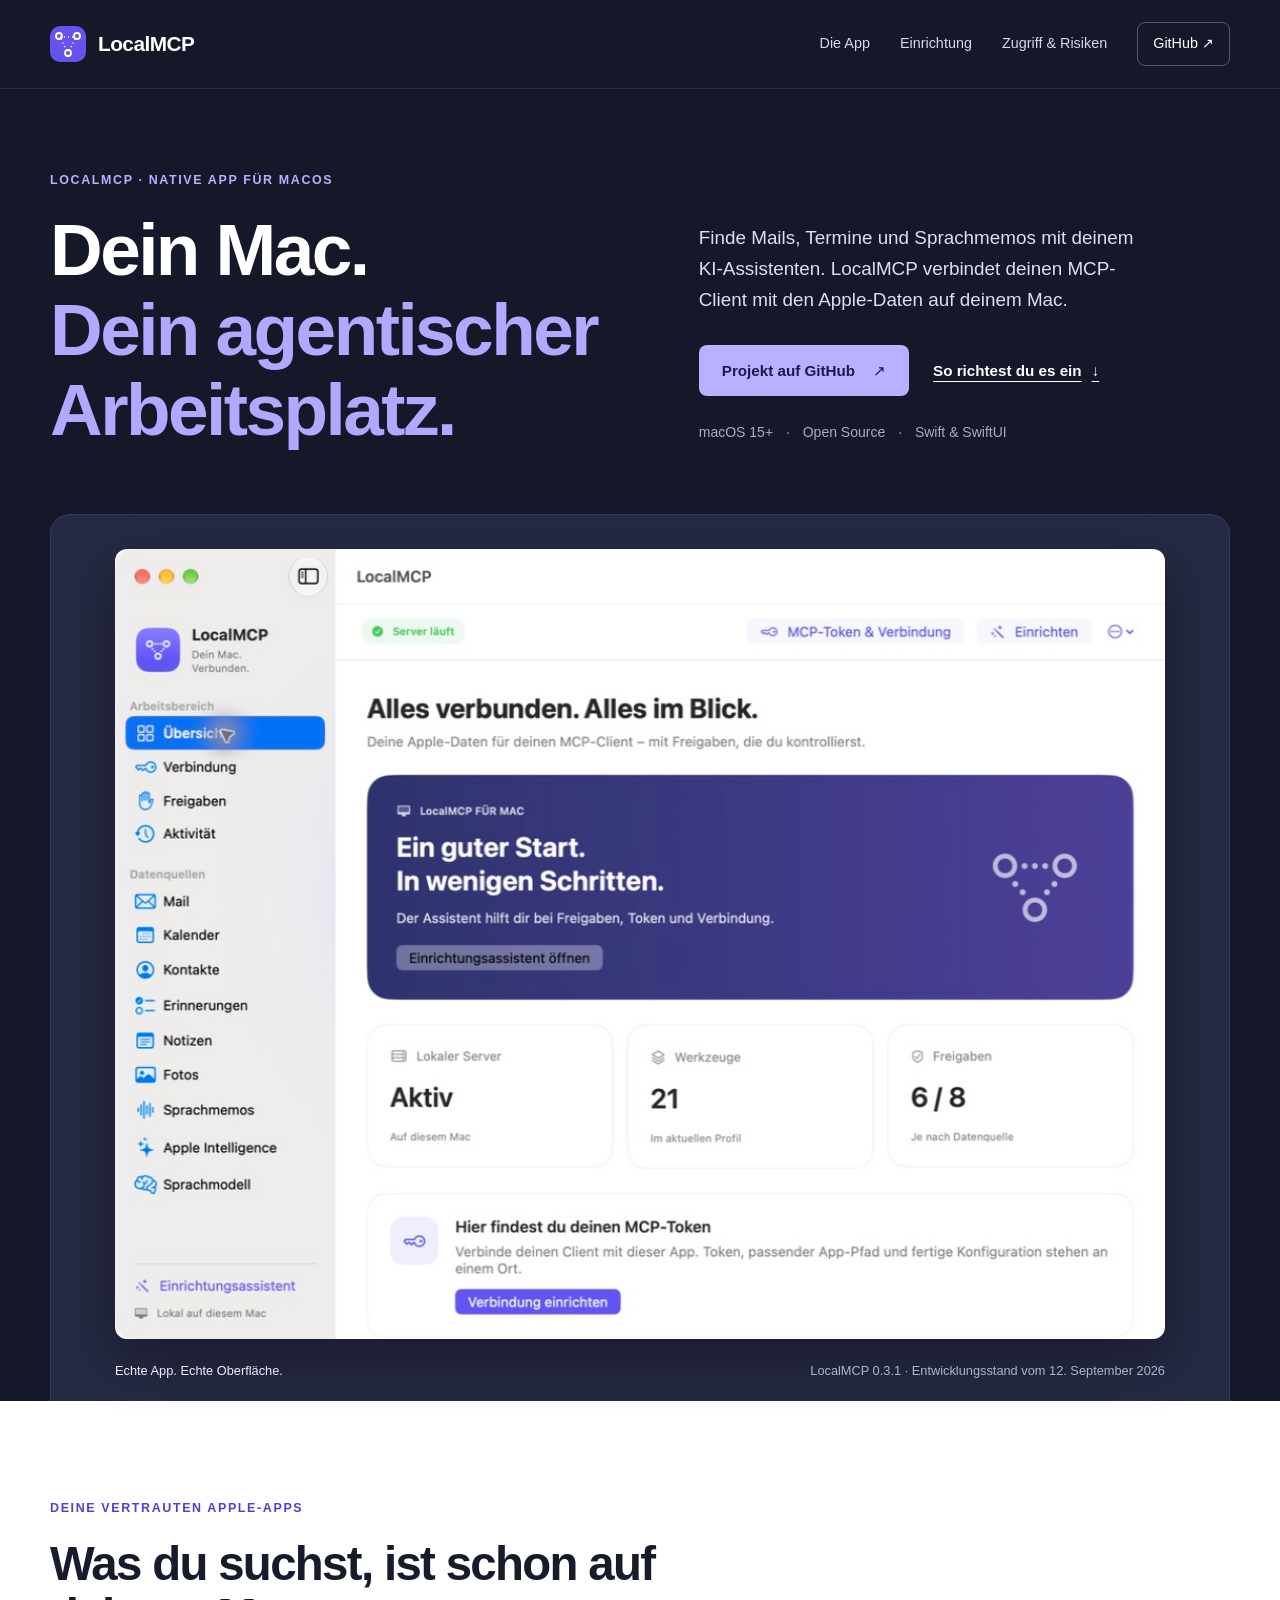
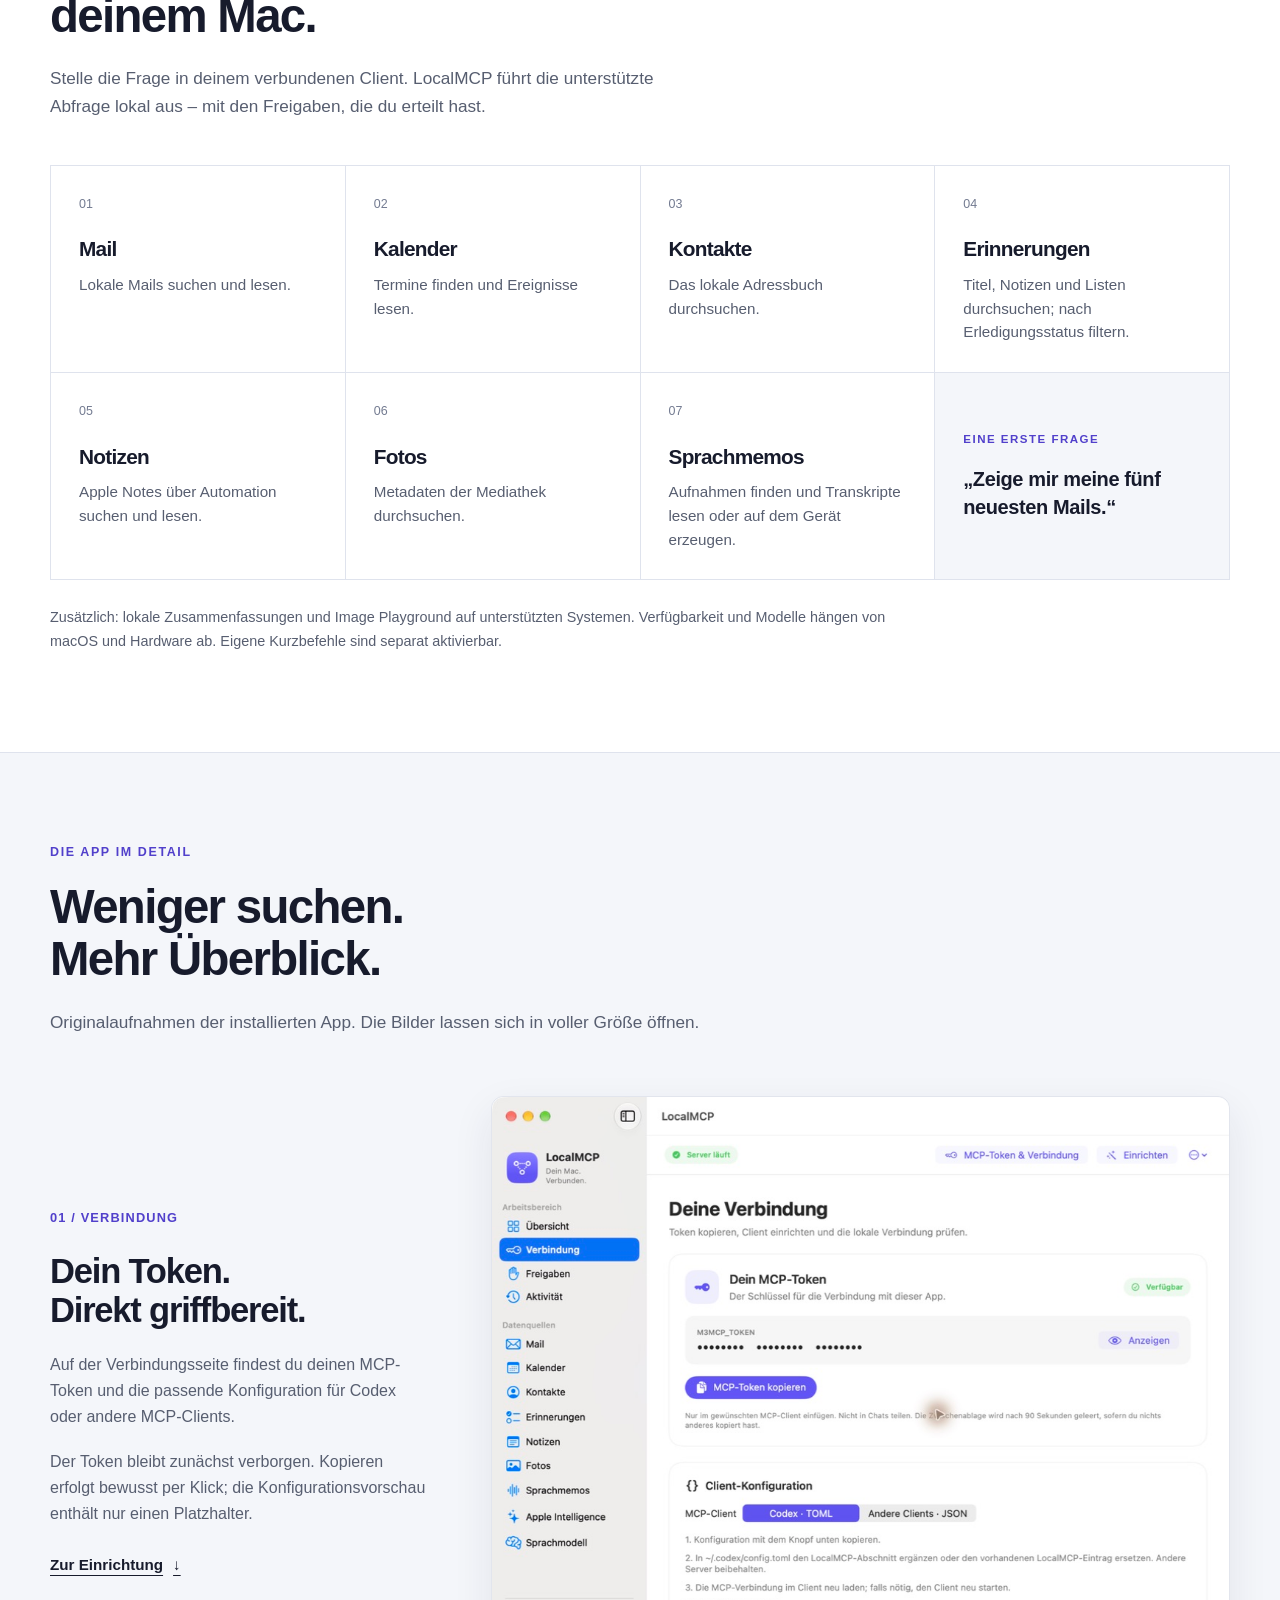
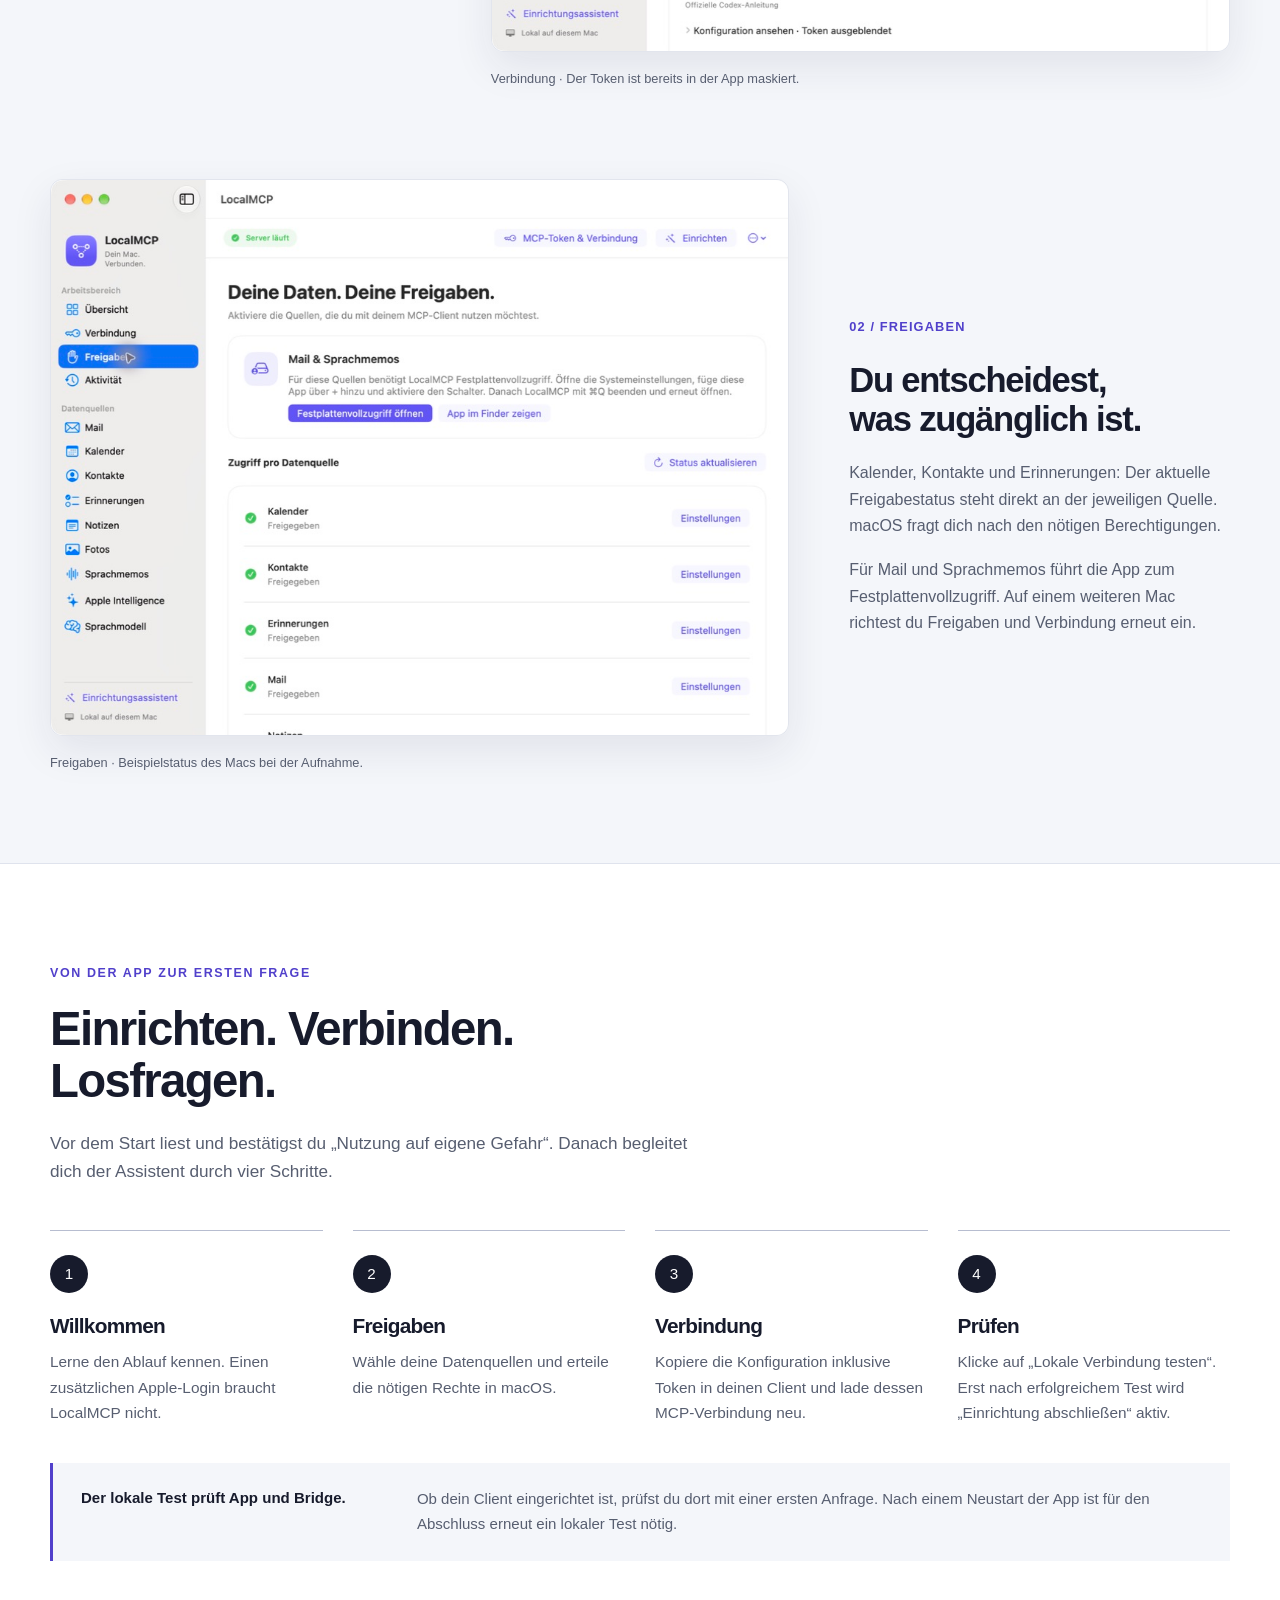
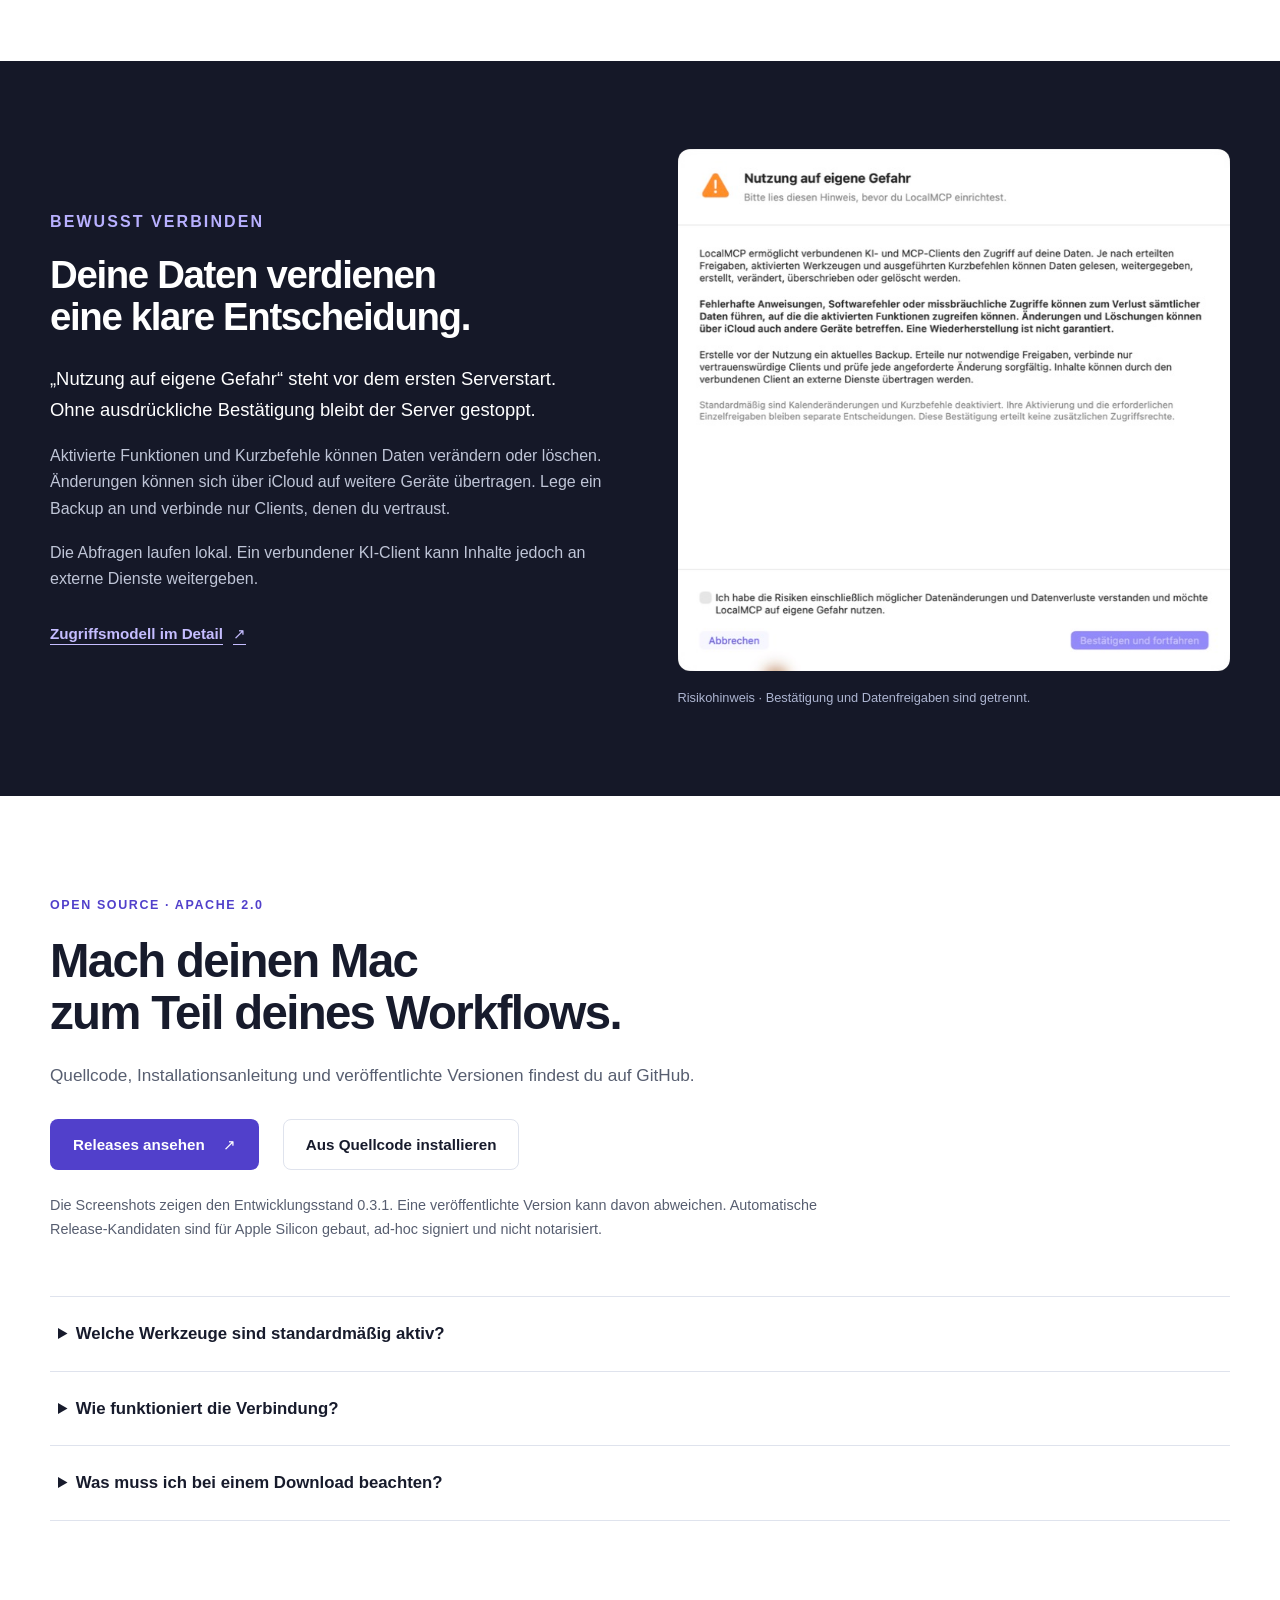
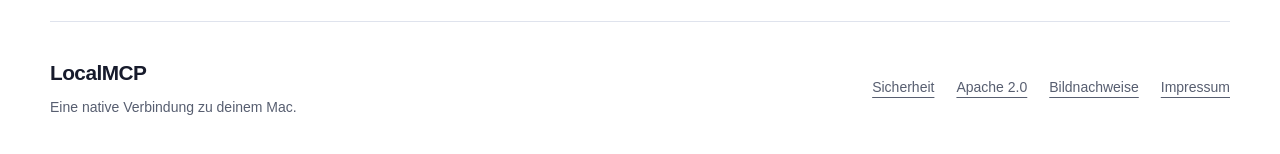
<file: index.html>
<!doctype html>
<html lang="de">
<head>
  <meta charset="utf-8">
  <meta name="viewport" content="width=device-width, initial-scale=1">
  <meta name="theme-color" content="#151828">
  <title>LocalMCP · Dein Mac. Dein agentischer Arbeitsplatz.</title>
  <meta name="description" content="LocalMCP verbindet deinen KI-Assistenten mit Apple-Daten auf deinem Mac. Native macOS-App, geführte Einrichtung und bewusste Freigaben. Mit echten Screenshots der App.">
  <link rel="stylesheet" href="assets/landing.css">
</head>
<body>
  <a class="skip-link" href="#inhalt">Zum Inhalt</a>
  <header class="site-header">
    <div class="wrap nav">
      <a class="brand" href="#" aria-label="LocalMCP Startseite">
        <svg class="brand-mark" width="36" height="36" viewBox="0 0 36 36" fill="none" aria-hidden="true"><rect width="36" height="36" rx="10" fill="#6553ED"/><path d="M10 11h16M11 13l6 12m8-12-6 12" stroke="white" stroke-width="1.5" stroke-dasharray="1 3"/><circle cx="9" cy="10" r="3" stroke="white" stroke-width="1.8"/><circle cx="27" cy="10" r="3" stroke="white" stroke-width="1.8"/><circle cx="18" cy="27" r="3" stroke="white" stroke-width="1.8"/></svg>
        <span>LocalMCP</span>
      </a>
      <nav aria-label="Hauptnavigation">
        <a href="#app">Die App</a><a href="#einrichten">Einrichtung</a><a href="#zugriff">Zugriff &amp; Risiken</a>
        <a class="nav-github" href="https://github.com/GodModeAI2025/AppleMCP">GitHub <span aria-hidden="true">↗</span></a>
      </nav>
    </div>
  </header>

  <main id="inhalt">
    <section class="hero">
      <div class="wrap">
        <div class="hero-intro">
          <div>
            <p class="eyebrow">LocalMCP · Native App für macOS</p>
            <h1>Dein Mac.<br><span>Dein agentischer Arbeitsplatz.</span></h1>
          </div>
          <div class="hero-copy">
            <p>Finde Mails, Termine und Sprachmemos mit deinem KI-Assistenten. LocalMCP verbindet deinen MCP-Client mit den Apple-Daten auf deinem Mac.</p>
            <div class="actions"><a class="button primary" href="https://github.com/GodModeAI2025/AppleMCP">Projekt auf GitHub <span aria-hidden="true">↗</span></a><a class="text-link" href="#einrichten">So richtest du es ein <span aria-hidden="true">↓</span></a></div>
            <p class="hero-meta">macOS 15+ <span>·</span> Open Source <span>·</span> Swift &amp; SwiftUI</p>
          </div>
        </div>
        <figure class="hero-figure">
          <a class="screenshot-link" href="assets/screenshots/overview.jpg" target="_blank" rel="noopener" aria-label="Original-Screenshot der LocalMCP-Übersicht in voller Größe öffnen">
            <img src="assets/screenshots/overview.jpg" width="1000" height="752" alt="LocalMCP-Übersicht mit laufendem Server, 21 Werkzeugen, sechs erteilten Freigaben und dem direkten Zugang zum MCP-Token." fetchpriority="high">
          </a>
          <figcaption><span>Echte App. Echte Oberfläche.</span><span>LocalMCP 0.3.1 · Entwicklungsstand vom 12. September 2026</span></figcaption>
        </figure>
      </div>
    </section>

    <section class="sources wrap" aria-labelledby="quellen-titel">
      <div class="section-heading"><p class="eyebrow">Deine vertrauten Apple-Apps</p><h2 id="quellen-titel">Was du suchst, ist schon auf deinem Mac.</h2><p>Stelle die Frage in deinem verbundenen Client. LocalMCP führt die unterstützte Abfrage lokal aus – mit den Freigaben, die du erteilt hast.</p></div>
      <div class="source-grid">
        <article><span class="source-number">01</span><h3>Mail</h3><p>Lokale Mails suchen und lesen.</p></article>
        <article><span class="source-number">02</span><h3>Kalender</h3><p>Termine finden und Ereignisse lesen.</p></article>
        <article><span class="source-number">03</span><h3>Kontakte</h3><p>Das lokale Adressbuch durchsuchen.</p></article>
        <article><span class="source-number">04</span><h3>Erinnerungen</h3><p>Titel, Notizen und Listen durchsuchen; nach Erledigungsstatus filtern.</p></article>
        <article><span class="source-number">05</span><h3>Notizen</h3><p>Apple Notes über Automation suchen und lesen.</p></article>
        <article><span class="source-number">06</span><h3>Fotos</h3><p>Metadaten der Mediathek durchsuchen.</p></article>
        <article><span class="source-number">07</span><h3>Sprachmemos</h3><p>Aufnahmen finden und Transkripte lesen oder auf dem Gerät erzeugen.</p></article>
        <article class="source-example"><p class="eyebrow">Eine erste Frage</p><blockquote>„Zeige mir meine fünf neuesten Mails.“</blockquote></article>
      </div>
      <p class="source-note">Zusätzlich: lokale Zusammenfassungen und Image Playground auf unterstützten Systemen. Verfügbarkeit und Modelle hängen von macOS und Hardware ab. Eigene Kurzbefehle sind separat aktivierbar.</p>
    </section>

    <section class="product-section" id="app">
      <div class="wrap">
        <div class="section-heading"><p class="eyebrow">Die App im Detail</p><h2>Weniger suchen.<br>Mehr Überblick.</h2><p>Originalaufnahmen der installierten App. Die Bilder lassen sich in voller Größe öffnen.</p></div>
        <div class="feature-row">
          <div class="feature-copy"><span class="feature-index">01 / Verbindung</span><h3>Dein Token.<br>Direkt griffbereit.</h3><p>Auf der Verbindungsseite findest du deinen MCP-Token und die passende Konfiguration für Codex oder andere MCP-Clients.</p><p>Der Token bleibt zunächst verborgen. Kopieren erfolgt bewusst per Klick; die Konfigurationsvorschau enthält nur einen Platzhalter.</p><a class="text-link" href="#einrichten">Zur Einrichtung <span aria-hidden="true">↓</span></a></div>
          <figure class="product-shot"><a class="screenshot-link" href="assets/screenshots/connection.jpg" target="_blank" rel="noopener" aria-label="Original-Screenshot der Verbindungsseite in voller Größe öffnen"><img src="assets/screenshots/connection.jpg" width="1000" height="752" alt="Verbindungsseite mit maskiertem Token, dem Knopf MCP-Token kopieren und Auswahl zwischen Codex-TOML und MCP-JSON." loading="lazy" decoding="async"></a><figcaption>Verbindung · Der Token ist bereits in der App maskiert.</figcaption></figure>
        </div>
        <div class="feature-row reverse">
          <div class="feature-copy"><span class="feature-index">02 / Freigaben</span><h3>Du entscheidest,<br>was zugänglich ist.</h3><p>Kalender, Kontakte und Erinnerungen: Der aktuelle Freigabestatus steht direkt an der jeweiligen Quelle. macOS fragt dich nach den nötigen Berechtigungen.</p><p>Für Mail und Sprachmemos führt die App zum Festplattenvollzugriff. Auf einem weiteren Mac richtest du Freigaben und Verbindung erneut ein.</p></div>
          <figure class="product-shot"><a class="screenshot-link" href="assets/screenshots/permissions.jpg" target="_blank" rel="noopener" aria-label="Original-Screenshot der Freigabenseite in voller Größe öffnen"><img src="assets/screenshots/permissions.jpg" width="1000" height="752" alt="Freigabenseite mit dem Hinweis zum Festplattenvollzugriff und bestätigten Freigaben für Kalender, Kontakte, Erinnerungen und Mail." loading="lazy" decoding="async"></a><figcaption>Freigaben · Beispielstatus des Macs bei der Aufnahme.</figcaption></figure>
        </div>
      </div>
    </section>

    <section class="setup wrap" id="einrichten">
      <div class="section-heading"><p class="eyebrow">Von der App zur ersten Frage</p><h2>Einrichten. Verbinden. Losfragen.</h2><p>Vor dem Start liest und bestätigst du „Nutzung auf eigene Gefahr“. Danach begleitet dich der Assistent durch vier Schritte.</p></div>
      <ol class="steps">
        <li><span class="step-number">1</span><h3>Willkommen</h3><p>Lerne den Ablauf kennen. Einen zusätzlichen Apple-Login braucht LocalMCP nicht.</p></li>
        <li><span class="step-number">2</span><h3>Freigaben</h3><p>Wähle deine Datenquellen und erteile die nötigen Rechte in macOS.</p></li>
        <li><span class="step-number">3</span><h3>Verbindung</h3><p>Kopiere die Konfiguration inklusive Token in deinen Client und lade dessen MCP-Verbindung neu.</p></li>
        <li><span class="step-number">4</span><h3>Prüfen</h3><p>Klicke auf „Lokale Verbindung testen“. Erst nach erfolgreichem Test wird „Einrichtung abschließen“ aktiv.</p></li>
      </ol>
      <div class="setup-note"><strong>Der lokale Test prüft App und Bridge.</strong><span>Ob dein Client eingerichtet ist, prüfst du dort mit einer ersten Anfrage. Nach einem Neustart der App ist für den Abschluss erneut ein lokaler Test nötig.</span></div>
    </section>

    <section class="risk-section" id="zugriff">
      <div class="wrap risk-layout">
        <div class="risk-copy"><p class="eyebrow">Bewusst verbinden</p><h2>Deine Daten verdienen<br>eine klare Entscheidung.</h2><p class="risk-lead">„Nutzung auf eigene Gefahr“ steht vor dem ersten Serverstart. Ohne ausdrückliche Bestätigung bleibt der Server gestoppt.</p><p>Aktivierte Funktionen und Kurzbefehle können Daten verändern oder löschen. Änderungen können sich über iCloud auf weitere Geräte übertragen. Lege ein Backup an und verbinde nur Clients, denen du vertraust.</p><p>Die Abfragen laufen lokal. Ein verbundener KI-Client kann Inhalte jedoch an externe Dienste weitergeben.</p><a class="text-link" href="https://github.com/GodModeAI2025/AppleMCP/blob/main/docs/SECURITY_MODEL.md">Zugriffsmodell im Detail <span aria-hidden="true">↗</span></a></div>
        <figure class="risk-shot"><a class="screenshot-link" href="assets/screenshots/risk-notice.jpg" target="_blank" rel="noopener" aria-label="Original-Screenshot des Risikodialogs in voller Größe öffnen"><img src="assets/screenshots/risk-notice.jpg" width="720" height="680" alt="Dialog Nutzung auf eigene Gefahr mit Hinweis auf mögliche Datenverluste, zunächst leerem Bestätigungskästchen und deaktiviertem Fortfahren-Knopf." loading="lazy" decoding="async"></a><figcaption>Risikohinweis · Bestätigung und Datenfreigaben sind getrennt.</figcaption></figure>
      </div>
    </section>

    <section class="download wrap" id="download">
      <div class="section-heading"><p class="eyebrow">Open Source · Apache 2.0</p><h2>Mach deinen Mac<br>zum Teil deines Workflows.</h2><p>Quellcode, Installationsanleitung und veröffentlichte Versionen findest du auf GitHub.</p></div>
      <div class="actions"><a class="button primary" href="https://github.com/GodModeAI2025/AppleMCP/releases">Releases ansehen <span aria-hidden="true">↗</span></a><a class="button secondary" href="https://github.com/GodModeAI2025/AppleMCP#quick-start">Aus Quellcode installieren</a></div>
      <p class="release-note">Die Screenshots zeigen den Entwicklungsstand 0.3.1. Eine veröffentlichte Version kann davon abweichen. Automatische Release-Kandidaten sind für Apple Silicon gebaut, ad-hoc signiert und nicht notarisiert.</p>
      <div class="technical-details">
        <details><summary>Welche Werkzeuge sind standardmäßig aktiv?</summary><div class="details-body"><h3>21 Standardwerkzeuge</h3><p>Lesen, begrenzte lokale Verarbeitung und lokale Erzeugung. Kalenderänderungen und eigene Kurzbefehle sind standardmäßig deaktiviert. Nach gesonderter Aktivierung brauchen sie für jeden Aufruf eine native Bestätigung.</p><p>Für fortgeschrittene Konfiguration gelten drei getrennte Startoptionen:</p><ul><li><code>M3MCP_ENABLE_CALENDAR_MUTATIONS</code> – Kalenderänderungen</li><li><code>M3MCP_ENABLE_PERMISSION_UI</code> – entfernte MCP-Freigabeaktionen</li><li><code>M3MCP_ENABLE_USER_SHORTCUTS</code> – eigene Kurzbefehle</li></ul><p>Native Freigabeknöpfe funktionieren auch ohne die entfernten Freigabewerkzeuge. Kurzbefehle können Netzwerkzugriffe und weitere Nebenwirkungen auslösen. Lokale Transkripte können in Application Support gespeichert bleiben.</p></div></details>
        <details><summary>Wie funktioniert die Verbindung?</summary><div class="details-body"><ol class="architecture"><li>Dein MCP-Client</li><li>Die mitgelieferte Bridge über stdio</li><li>Die native LocalMCP-App über einen lokalen Unix-Socket</li><li>Die freigegebene Apple-Datenquelle</li></ol><p>Der Token liegt im Anmeldeschlüsselbund. Die App prüft außerdem die mitgelieferte Bridge. Diese Prüfung identifiziert das Programm, nicht den aufrufenden Client. Behandle deshalb jeden verbundenen Client als vertrauenswürdig.</p><p>macOS 15 oder neuer ist erforderlich. Zum Bauen aus Quellcode wird das macOS-26-SDK benötigt. Apple-Intelligence-Funktionen haben zusätzliche System- und Hardwarevoraussetzungen.</p><pre><code>swift build
swift test
./script/build_and_run.sh</code></pre><p>Der Entwicklungsbuild erzeugt <code>.build/debug/M3MCPBridge</code>. Für die Verbindung mit der gebündelten App verwende die Bridge aus genau dieser Installation: <code>LocalMCP.app/Contents/MacOS/M3MCPBridge</code>. Die App erstellt die passende Client-Konfiguration.</p></div></details>
        <details><summary>Was muss ich bei einem Download beachten?</summary><div class="details-body"><p>Ein Release kann <code>LocalMCP.app.zip</code> und <code>LocalMCP.app.zip.sha256</code> bereitstellen. Enthalten sind die App, Bridge, Apache-2.0-Lizenz und Hinweise zu Drittkomponenten.</p><p>Automatische Kandidaten sind ad-hoc signiert und nicht notarisiert. Eine Prüfsumme bestätigt die Übereinstimmung mit dem veröffentlichten Paket, aber nicht allein die Identität des Herausgebers. GitHub-Herkunftsnachweise ersetzen keine Developer-ID-Signatur oder Notarisierung.</p><pre><code>shasum -a 256 -c LocalMCP.app.zip.sha256
# Optional: GitHub-Herkunftsnachweis prüfen, sofern vorhanden
gh attestation verify LocalMCP.app.zip \
  --repo GodModeAI2025/AppleMCP \
  --signer-workflow GodModeAI2025/AppleMCP/.github/workflows/release.yml</code></pre><p>Wenn Gatekeeper die App blockiert, prüfe zuerst ihre Herkunft. Nutze eine Freigabe in den Systemeinstellungen nur, wenn du dem Paket vertraust. Entferne keine Quarantänemarkierungen, um die Prüfung zu umgehen. Nach einem Update können Datenschutzfreigaben erneut nötig sein.</p></div></details>
      </div>
    </section>
  </main>
  <footer class="wrap footer"><div><a class="brand" href="#">LocalMCP</a><p>Eine native Verbindung zu deinem Mac.</p></div><nav aria-label="Weitere Informationen"><a href="https://github.com/GodModeAI2025/AppleMCP/blob/main/SECURITY.md">Sicherheit</a><a href="https://github.com/GodModeAI2025/AppleMCP/blob/main/LICENSE">Apache 2.0</a><a href="https://github.com/GodModeAI2025/AppleMCP/blob/main/docs/SCREENSHOTS.md">Bildnachweise</a><a href="https://godmodeai2025.github.io/MarkZimmermann/">Impressum</a></nav></footer>
</body>
</html>
</file>
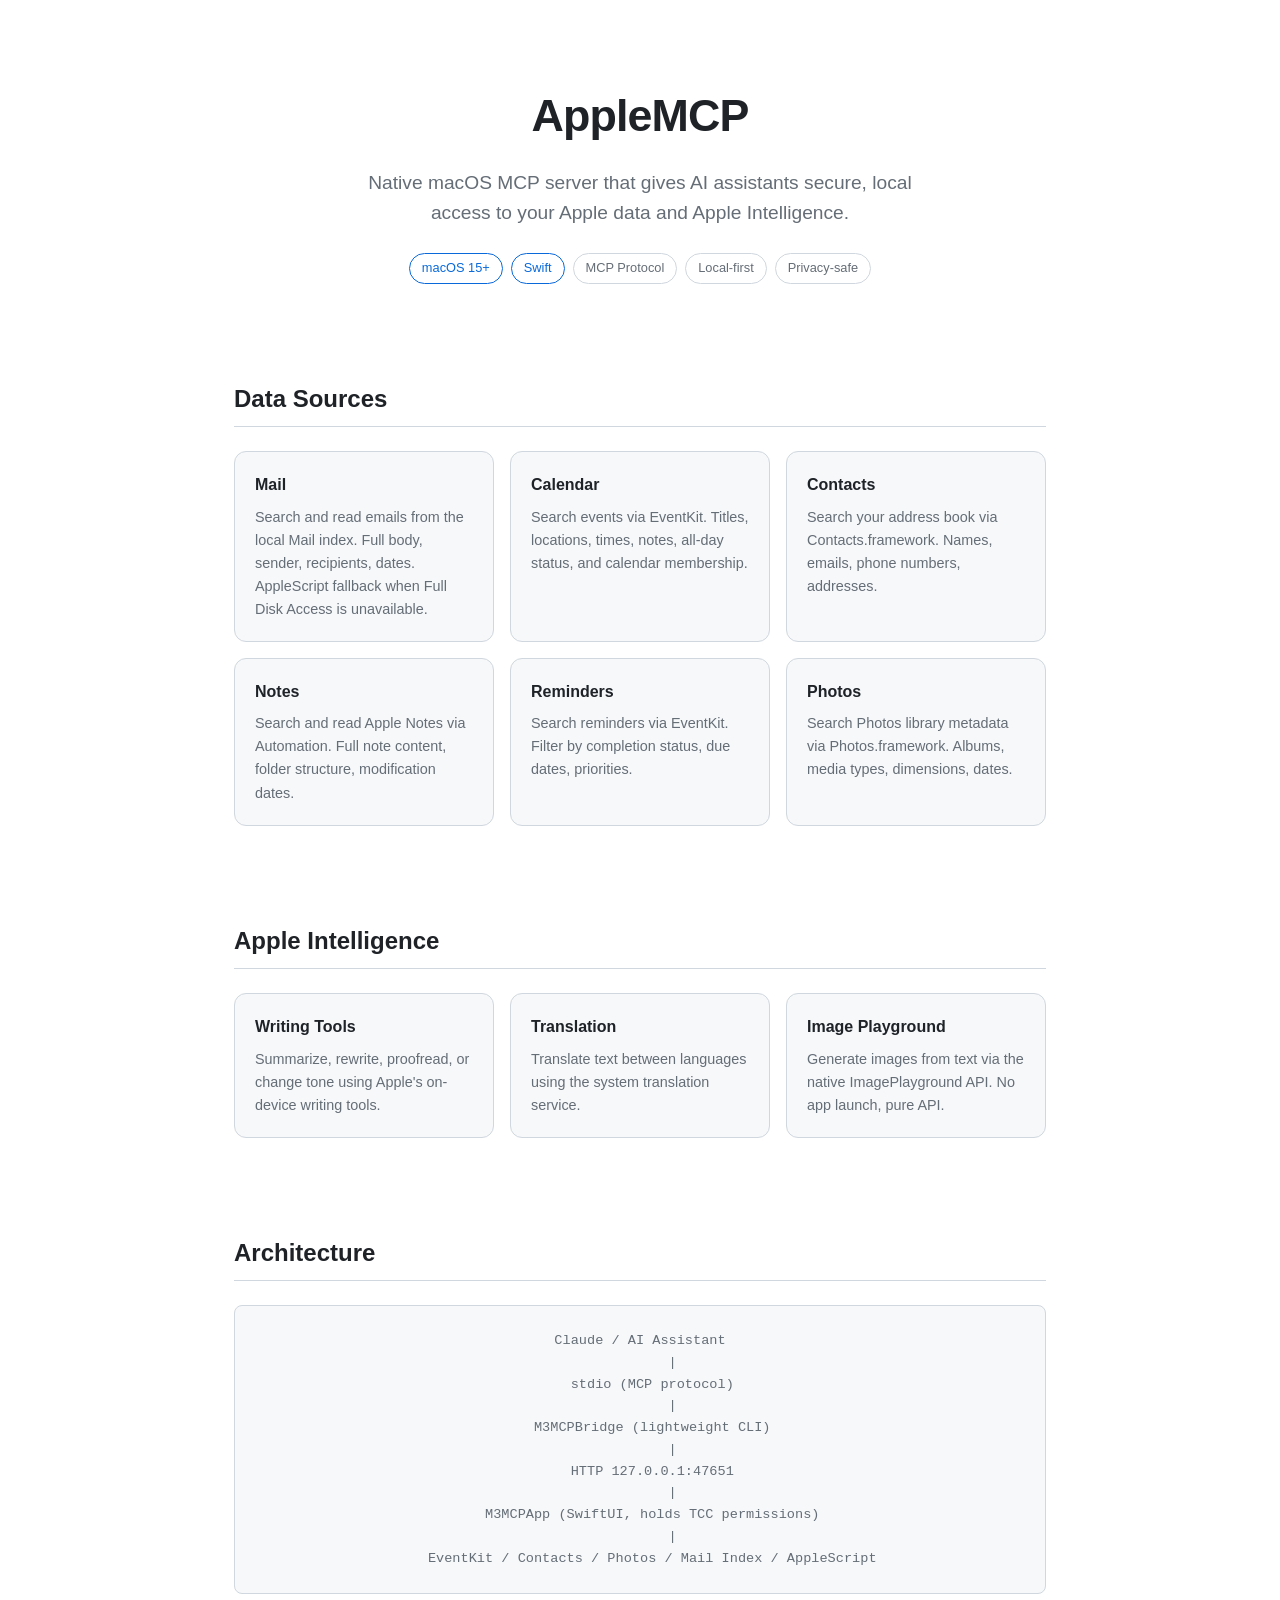
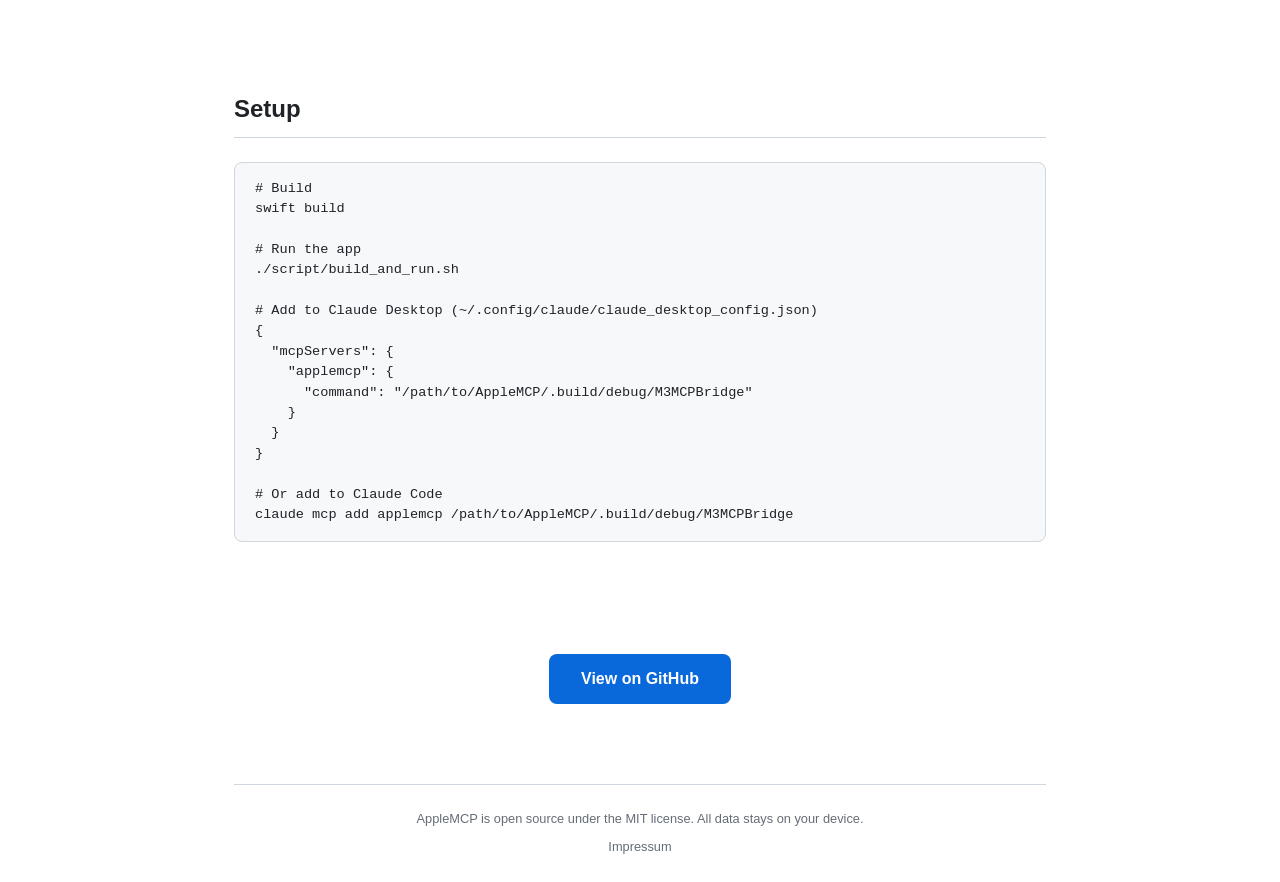
<file: docs/index.html>
<!DOCTYPE html>
<html lang="en">
<head>
    <meta charset="UTF-8">
    <meta name="viewport" content="width=device-width, initial-scale=1.0">
    <title>AppleMCP — Local Apple Data for AI Assistants</title>
    <meta name="description" content="Native macOS MCP server giving AI assistants secure, local access to Mail, Calendar, Contacts, Notes, Photos, Reminders, and Apple Intelligence.">
    <style>
        :root {
            --bg: #0d1117;
            --fg: #e6edf3;
            --muted: #8b949e;
            --accent: #58a6ff;
            --card: #161b22;
            --border: #30363d;
        }
        * { margin: 0; padding: 0; box-sizing: border-box; }
        body {
            font-family: -apple-system, BlinkMacSystemFont, 'SF Pro Text', 'Helvetica Neue', sans-serif;
            background: var(--bg);
            color: var(--fg);
            line-height: 1.6;
        }
        .container { max-width: 860px; margin: 0 auto; padding: 0 24px; }
        header {
            padding: 80px 0 48px;
            text-align: center;
        }
        header h1 {
            font-size: 2.8rem;
            font-weight: 700;
            letter-spacing: -0.02em;
            margin-bottom: 16px;
        }
        header p {
            font-size: 1.2rem;
            color: var(--muted);
            max-width: 600px;
            margin: 0 auto;
        }
        .badge-row {
            display: flex;
            gap: 8px;
            justify-content: center;
            margin-top: 24px;
            flex-wrap: wrap;
        }
        .badge {
            display: inline-block;
            padding: 4px 12px;
            border-radius: 20px;
            font-size: 0.8rem;
            font-weight: 500;
            border: 1px solid var(--border);
            color: var(--muted);
        }
        .badge.blue { border-color: var(--accent); color: var(--accent); }
        section { padding: 48px 0; }
        section h2 {
            font-size: 1.5rem;
            font-weight: 600;
            margin-bottom: 24px;
            padding-bottom: 8px;
            border-bottom: 1px solid var(--border);
        }
        .grid {
            display: grid;
            grid-template-columns: repeat(auto-fill, minmax(240px, 1fr));
            gap: 16px;
        }
        .card {
            background: var(--card);
            border: 1px solid var(--border);
            border-radius: 12px;
            padding: 20px;
        }
        .card h3 {
            font-size: 1rem;
            margin-bottom: 8px;
        }
        .card p {
            font-size: 0.9rem;
            color: var(--muted);
        }
        pre {
            background: var(--card);
            border: 1px solid var(--border);
            border-radius: 8px;
            padding: 16px 20px;
            overflow-x: auto;
            font-size: 0.85rem;
            line-height: 1.5;
            margin: 16px 0;
        }
        code { font-family: 'SF Mono', 'Menlo', monospace; }
        .arch {
            font-family: 'SF Mono', 'Menlo', monospace;
            font-size: 0.85rem;
            color: var(--muted);
            text-align: center;
            padding: 24px;
            background: var(--card);
            border: 1px solid var(--border);
            border-radius: 8px;
            white-space: pre;
            overflow-x: auto;
        }
        .cta {
            text-align: center;
            padding: 48px 0 80px;
        }
        .cta a {
            display: inline-block;
            padding: 12px 32px;
            background: var(--accent);
            color: var(--bg);
            text-decoration: none;
            border-radius: 8px;
            font-weight: 600;
            font-size: 1rem;
        }
        .cta a:hover { opacity: 0.9; }
        footer {
            text-align: center;
            padding: 24px 0;
            color: var(--muted);
            font-size: 0.8rem;
            border-top: 1px solid var(--border);
        }
        @media (prefers-color-scheme: light) {
            :root {
                --bg: #ffffff;
                --fg: #1f2328;
                --muted: #656d76;
                --accent: #0969da;
                --card: #f6f8fa;
                --border: #d0d7de;
            }
        }
    </style>
</head>
<body>
    <div class="container">
        <header>
            <h1>AppleMCP</h1>
            <p>Native macOS MCP server that gives AI assistants secure, local access to your Apple data and Apple Intelligence.</p>
            <div class="badge-row">
                <span class="badge blue">macOS 15+</span>
                <span class="badge blue">Swift</span>
                <span class="badge">MCP Protocol</span>
                <span class="badge">Local-first</span>
                <span class="badge">Privacy-safe</span>
            </div>
        </header>

        <section>
            <h2>Data Sources</h2>
            <div class="grid">
                <div class="card">
                    <h3>Mail</h3>
                    <p>Search and read emails from the local Mail index. Full body, sender, recipients, dates. AppleScript fallback when Full Disk Access is unavailable.</p>
                </div>
                <div class="card">
                    <h3>Calendar</h3>
                    <p>Search events via EventKit. Titles, locations, times, notes, all-day status, and calendar membership.</p>
                </div>
                <div class="card">
                    <h3>Contacts</h3>
                    <p>Search your address book via Contacts.framework. Names, emails, phone numbers, addresses.</p>
                </div>
                <div class="card">
                    <h3>Notes</h3>
                    <p>Search and read Apple Notes via Automation. Full note content, folder structure, modification dates.</p>
                </div>
                <div class="card">
                    <h3>Reminders</h3>
                    <p>Search reminders via EventKit. Filter by completion status, due dates, priorities.</p>
                </div>
                <div class="card">
                    <h3>Photos</h3>
                    <p>Search Photos library metadata via Photos.framework. Albums, media types, dimensions, dates.</p>
                </div>
            </div>
        </section>

        <section>
            <h2>Apple Intelligence</h2>
            <div class="grid">
                <div class="card">
                    <h3>Writing Tools</h3>
                    <p>Summarize, rewrite, proofread, or change tone using Apple's on-device writing tools.</p>
                </div>
                <div class="card">
                    <h3>Translation</h3>
                    <p>Translate text between languages using the system translation service.</p>
                </div>
                <div class="card">
                    <h3>Image Playground</h3>
                    <p>Generate images from text via the native ImagePlayground API. No app launch, pure API.</p>
                </div>
            </div>
        </section>

        <section>
            <h2>Architecture</h2>
            <div class="arch">Claude / AI Assistant
        |
   stdio (MCP protocol)
        |
   M3MCPBridge (lightweight CLI)
        |
   HTTP 127.0.0.1:47651
        |
   M3MCPApp (SwiftUI, holds TCC permissions)
        |
   EventKit / Contacts / Photos / Mail Index / AppleScript</div>
        </section>

        <section>
            <h2>Setup</h2>
<pre><code># Build
swift build

# Run the app
./script/build_and_run.sh

# Add to Claude Desktop (~/.config/claude/claude_desktop_config.json)
{
  "mcpServers": {
    "applemcp": {
      "command": "/path/to/AppleMCP/.build/debug/M3MCPBridge"
    }
  }
}

# Or add to Claude Code
claude mcp add applemcp /path/to/AppleMCP/.build/debug/M3MCPBridge</code></pre>
        </section>

        <div class="cta">
            <a href="https://github.com/GodModeAI2025/AppleMCP">View on GitHub</a>
        </div>

        <footer>
            <p>AppleMCP is open source under the MIT license. All data stays on your device.</p>
            <p style="margin-top: 8px;"><a href="https://godmodeai2025.github.io/MarkZimmermann/" style="color: var(--muted); text-decoration: none;">Impressum</a></p>
        </footer>
    </div>
</body>
</html>
</file>
<file: assets/landing.css>
:root{
  color-scheme:light;
  --ink:#171b2c;
  --muted:#575e70;
  --accent:#5140cb;
  --line:#dfe3ed;
  --paper:#fff;
  --soft:#f4f6fa;
  --night:#151828;
  --max:1180px;
  font-family:-apple-system,BlinkMacSystemFont,"Segoe UI",sans-serif;
  font-synthesis:none
}
*{
  box-sizing:border-box
}
html{
  scroll-behavior:smooth;
  scroll-padding-top:100px
}
body{
  margin:0;
  background:var(--paper);
  color:var(--ink);
  font-size:16px;
  line-height:1.65
}
a{
  color:inherit;
  text-underline-offset:5px
}
img{
  display:block;
  max-width:100%;
  height:auto
}
figure,blockquote{
  margin:0
}
h1,h2,h3,p{
  margin:0
}
h1,h2,h3{
  line-height:1.1;
  letter-spacing:-.035em
}
h1{
  font-size:clamp(3rem,5.7vw,5rem);
  font-weight:730
}
h2{
  font-size:clamp(2rem,3.7vw,3.5rem);
  font-weight:680
}
h3{
  font-size:1.3rem;
  font-weight:650
}
p+p{
  margin-top:18px
}
a:focus-visible,summary:focus-visible{
  outline:3px solid #9588ff;
  outline-offset:6px
}
.wrap{
  width:min(var(--max),calc(100% - 64px));
  margin-inline:auto
}
.skip-link{
  position:absolute;
  top:-100px;
  left:16px;
  padding:12px;
  background:white;
  z-index:20
}
.skip-link:focus{
  top:10px
}
.site-header{
  background:var(--night);
  color:white;
  border-bottom:1px solid #ffffff17
}
.nav{
  display:flex;
  justify-content:space-between;
  align-items:center;
  min-height:88px;
  gap:28px
}
.brand{
  display:inline-flex;
  align-items:center;
  gap:12px;
  font-size:1.3rem;
  font-weight:720;
  letter-spacing:-.025em;
  text-decoration:none
}
.brand-mark{
  flex:none
}
.nav nav{
  display:flex;
  align-items:center;
  gap:30px;
  font-size:.9rem
}
.nav nav a{
  text-decoration:none;
  color:#d7dae6
}
.nav nav a:hover{
  color:white;
  text-decoration:underline
}
.nav .nav-github{
  border:1px solid #565969;
  border-radius:8px;
  padding:9px 15px;
  color:white
}
.hero{
  padding:82px 0 0;
  background:var(--night);
  color:white
}
.eyebrow{
  text-transform:uppercase;
  font-size:.78rem;
  letter-spacing:.13em;
  font-weight:700;
  line-height:1.5;
  color:var(--accent);
  margin-bottom:20px
}
.hero .eyebrow{
  color:#b8b0ff
}
.hero-intro{
  display:grid;
  grid-template-columns:1.08fr 1fr;
  gap:75px;
  align-items:end;
  margin-bottom:64px
}
.hero h1 span{
  color:#b2a8ff
}
.hero-copy{
  max-width:450px;
  padding-bottom:6px
}
.hero-copy>p:first-child{
  font-size:1.18rem;
  line-height:1.65;
  color:#dce0ec
}
.actions{
  display:flex;
  gap:24px;
  align-items:center;
  flex-wrap:wrap;
  margin-top:30px
}
.button{
  display:inline-flex;
  gap:18px;
  align-items:center;
  justify-content:center;
  padding:14px 22px;
  min-height:50px;
  border-radius:8px;
  font-size:.95rem;
  line-height:1.4;
  font-weight:650;
  text-decoration:none;
  border:1px solid transparent
}
.primary{
  background:var(--accent);
  color:white
}
.hero .primary{
  background:#b9b0ff;
  color:#21174b
}
.button:hover{
  filter:brightness(1.1)
}
.secondary{
  border-color:var(--line);
  background:white
}
.text-link{
  font-weight:650;
  font-size:.95rem;
  display:inline-flex;
  gap:10px;
  align-items:center
}
.hero-meta{
  color:#a7adc2;
  font-size:.875rem;
  margin-top:25px
}
.hero-meta span{
  margin:0 9px
}
.hero-figure{
  background:#252943;
  padding:34px 64px 20px;
  border:1px solid #ffffff13;
  border-bottom:0;
  border-radius:20px 20px 0 0
}
.screenshot-link{
  display:block;
  border-radius:12px;
  outline-offset:6px
}
.screenshot-link img{
  width:100%;
  border-radius:12px
}
.hero-figure img{
  box-shadow:0 20px 55px #0005
}
.hero-figure figcaption{
  display:flex;
  justify-content:space-between;
  gap:12px;
  color:#adb5d1;
  font-size:.8rem;
  margin-top:21px
}
.hero-figure figcaption span:first-child{
  color:#eff0fa
}
.section-heading{
  max-width:700px;
  margin-bottom:44px
}
.section-heading>p:last-child:not(.eyebrow){
  color:var(--muted);
  margin-top:22px;
  max-width:650px;
  font-size:1.075rem
}
.sources{
  padding-block:98px
}
.source-grid{
  display:grid;
  grid-template-columns:repeat(4,minmax(0,1fr));
  border-top:1px solid var(--line);
  border-left:1px solid var(--line)
}
.source-grid article{
  padding:28px;
  border-right:1px solid var(--line);
  border-bottom:1px solid var(--line);
  min-height:190px
}
.source-number{
  font-variant-numeric:tabular-nums;
  font-size:.78rem;
  color:#737b91;
  display:block;
  margin-bottom:24px
}
.source-grid h3{
  margin-bottom:12px
}
.source-grid p{
  font-size:.95rem;
  color:var(--muted);
  line-height:1.55
}
.source-grid .source-example{
  background:var(--soft);
  display:flex;
  flex-direction:column;
  justify-content:center
}
.source-example .eyebrow{
  font-size:.72rem;
  color:var(--accent);
  margin-bottom:16px
}
.source-example blockquote{
  font-size:1.25rem;
  font-weight:600;
  line-height:1.4;
  letter-spacing:-.02em
}
.source-note{
  max-width:850px;
  color:var(--muted);
  font-size:.9rem;
  margin-top:26px
}
.product-section{
  padding-block:90px;
  background:var(--soft);
  border-block:1px solid var(--line)
}
.feature-row{
  display:grid;
  grid-template-columns:.68fr 1.32fr;
  gap:60px;
  align-items:center;
  margin-top:60px
}
.feature-row+.feature-row{
  margin-top:90px
}
.feature-index{
  display:block;
  font-size:.8rem;
  text-transform:uppercase;
  letter-spacing:.09em;
  color:var(--accent);
  font-weight:700;
  margin-bottom:24px
}
.feature-copy h3{
  font-size:clamp(1.7rem,2.7vw,2.5rem);
  margin-bottom:22px;
  line-height:1.12
}
.feature-copy p{
  color:var(--muted);
  font-size:1rem
}
.feature-copy .text-link{
  margin-top:24px
}
.product-shot a{
  box-shadow:0 15px 40px #22284616;
  border:1px solid #e2e5ed
}
.product-shot figcaption,.risk-shot figcaption{
  font-size:.8rem;
  color:var(--muted);
  margin-top:16px
}
.reverse{
  grid-template-columns:1.32fr .68fr
}
.reverse .feature-copy{
  grid-column:2;
  grid-row:1
}
.reverse .product-shot{
  grid-column:1;
  grid-row:1
}
.setup{
  padding-block:100px
}
.steps{
  list-style:none;
  padding:0;
  margin:0;
  display:grid;
  grid-template-columns:repeat(4,minmax(0,1fr));
  gap:30px
}
.steps li{
  border-top:1px solid #b7bdd0;
  padding-top:24px
}
.step-number{
  display:flex;
  align-items:center;
  justify-content:center;
  width:38px;
  height:38px;
  border-radius:50%;
  background:var(--ink);
  color:white;
  font-size:.95rem;
  margin-bottom:22px
}
.steps h3{
  margin-bottom:12px
}
.steps p{
  color:var(--muted);
  font-size:.96rem
}
.setup-note{
  display:flex;
  gap:22px;
  margin-top:38px;
  padding:24px 28px;
  background:var(--soft);
  border-left:3px solid var(--accent);
  font-size:.94rem
}
.setup-note strong{
  min-width:210px;
  flex:0 0 28%;
  line-height:1.5
}
.setup-note span{
  color:var(--muted)
}
.risk-section{
  background:var(--night);
  color:white;
  padding-block:88px
}
.risk-layout{
  display:grid;
  grid-template-columns:1fr 1fr;
  align-items:center;
  gap:75px
}
.risk-section .eyebrow{
  color:#b8b0ff
}
.risk-copy h2{
  font-size:clamp(2rem,3vw,2.75rem);
  margin-bottom:26px
}
.risk-copy p{
  color:#bfc5d7;
  font-size:1rem
}
.risk-copy .risk-lead{
  color:white;
  font-size:1.15rem
}
.risk-copy .text-link{
  margin-top:28px;
  color:#c5bdff
}
.risk-shot img{
  border-radius:12px
}
.risk-shot figcaption{
  color:#adb5d1
}
.download{
  padding-block:100px
}
.download .section-heading{
  margin-bottom:0
}
.release-note{
  max-width:770px;
  color:var(--muted);
  font-size:.9rem;
  margin-top:24px
}
.technical-details{
  margin-top:54px;
  border-top:1px solid var(--line)
}
details{
  border-bottom:1px solid var(--line)
}
summary{
  cursor:pointer;
  padding:23px 8px;
  font-size:1.05rem;
  font-weight:650;
  list-style-position:inside
}
summary:hover{
  color:var(--accent)
}
.details-body{
  max-width:900px;
  padding:8px 12px 30px;
  color:var(--muted)
}
.details-body h3{
  color:var(--ink);
  margin-bottom:18px
}
.details-body ul,.details-body ol{
  padding-left:24px
}
.details-body li+li{
  margin-top:9px
}
code{
  font-family:ui-monospace,SFMono-Regular,Consolas,monospace;
  font-size:.875em;
  overflow-wrap:anywhere
}
pre{
  background:var(--soft);
  border:1px solid var(--line);
  padding:22px;
  overflow:auto;
  font-size:.9rem;
  line-height:1.65;
  border-radius:8px;
  max-width:100%
}
pre code{
  overflow-wrap:normal
}
.architecture{
  border-left:2px solid var(--accent);
  margin-left:8px;
  list-style:none
}
.footer{
  border-top:1px solid var(--line);
  padding-block:34px;
  display:flex;
  align-items:center;
  justify-content:space-between;
  gap:24px
}
.footer p{
  font-size:.875rem;
  color:var(--muted);
  margin-top:6px
}
.footer nav{
  display:flex;
  flex-wrap:wrap;
  gap:22px;
  font-size:.875rem;
  color:var(--muted)
}
@media(min-width:1500px){
  .hero-intro{
    gap:100px
  }
}
@media(max-width:1000px){
  .hero-intro{
    gap:32px
  }
  .hero-copy .actions{
    gap:18px
  }
  .hero-figure{
    padding:25px 30px 20px
  }
  .source-grid{
    grid-template-columns:repeat(2,minmax(0,1fr))
  }
  .feature-row,.risk-layout{
    gap:32px
  }
  .steps{
    gap:22px
  }
  .nav nav{
    gap:19px
  }
  .hero-figure figcaption{
    flex-direction:column;
    gap:4px
  }
}
@media(max-width:760px){
  .wrap{
    width:calc(100% - 36px)
  }
  .nav{
    min-height:78px;
    flex-wrap:wrap;
    padding-block:20px;
    gap:20px
  }
  .nav nav{
    width:100%;
    justify-content:space-between;
    gap:12px;
    font-size:.875rem
  }
  .nav .nav-github{
    padding:5px 9px
  }
  .hero{
    padding-top:52px
  }
  .hero-intro{
    grid-template-columns:1fr;
    gap:28px;
    margin-bottom:40px
  }
  h1{
    font-size:clamp(2.75rem,9.7vw,4rem)
  }
  .hero-copy{
    max-width:100%
  }
  .hero-copy>p:first-child{
    font-size:1.05rem
  }
  .hero-figure{
    padding:14px 14px 18px;
    border-radius:14px 14px 0 0
  }
  .hero-figure img{
    border-radius:7px
  }
  .hero-figure figcaption{
    font-size:.75rem;
    line-height:1.5
  }
  .sources,.setup,.download{
    padding-block:64px
  }
  .product-section,.risk-section{
    padding-block:62px
  }
  .source-grid article{
    padding:22px;
    min-height:175px
  }
  .source-grid p{
    font-size:.9rem
  }
  .section-heading{
    margin-bottom:32px
  }
  .feature-row,.reverse,.risk-layout{
    grid-template-columns:1fr;
    gap:26px
  }
  .feature-row{
    margin-top:38px
  }
  .feature-row+.feature-row{
    margin-top:64px
  }
  .reverse .feature-copy,.reverse .product-shot{
    grid-column:auto;
    grid-row:auto
  }
  .feature-copy{
    max-width:580px
  }
  .feature-index{
    margin-bottom:14px
  }
  .steps{
    grid-template-columns:repeat(2,minmax(0,1fr));
    gap:30px 24px
  }
  .setup-note{
    flex-direction:column;
    gap:10px;
    padding:22px
  }
  .risk-shot{
    max-width:560px
  }
  .footer{
    align-items:flex-start;
    flex-direction:column
  }
  .footer nav{
    gap:16px
  }
  .actions{
    gap:16px
  }
}
@media(max-width:420px){
  .nav nav{
    flex-wrap:wrap;
    justify-content:flex-start;
    gap:12px 20px
  }
  .source-grid{
    grid-template-columns:1fr
  }
  .source-grid article{
    min-height:0;
    padding:22px
  }
  .source-number{
    margin-bottom:14px
  }
  .steps{
    grid-template-columns:1fr
  }
  .button{
    width:100%;
    padding-inline:14px
  }
  .hero .text-link{
    margin-block:5px
  }
  .hero-figure figcaption{
    font-size:.75rem
  }
  h1{
    letter-spacing:-.04em
  }
  .footer nav{
    gap:15px
  }
  summary{
    font-size:1rem
  }
}
@media(prefers-reduced-motion:reduce){
  html{
    scroll-behavior:auto
  }
}
</file>
